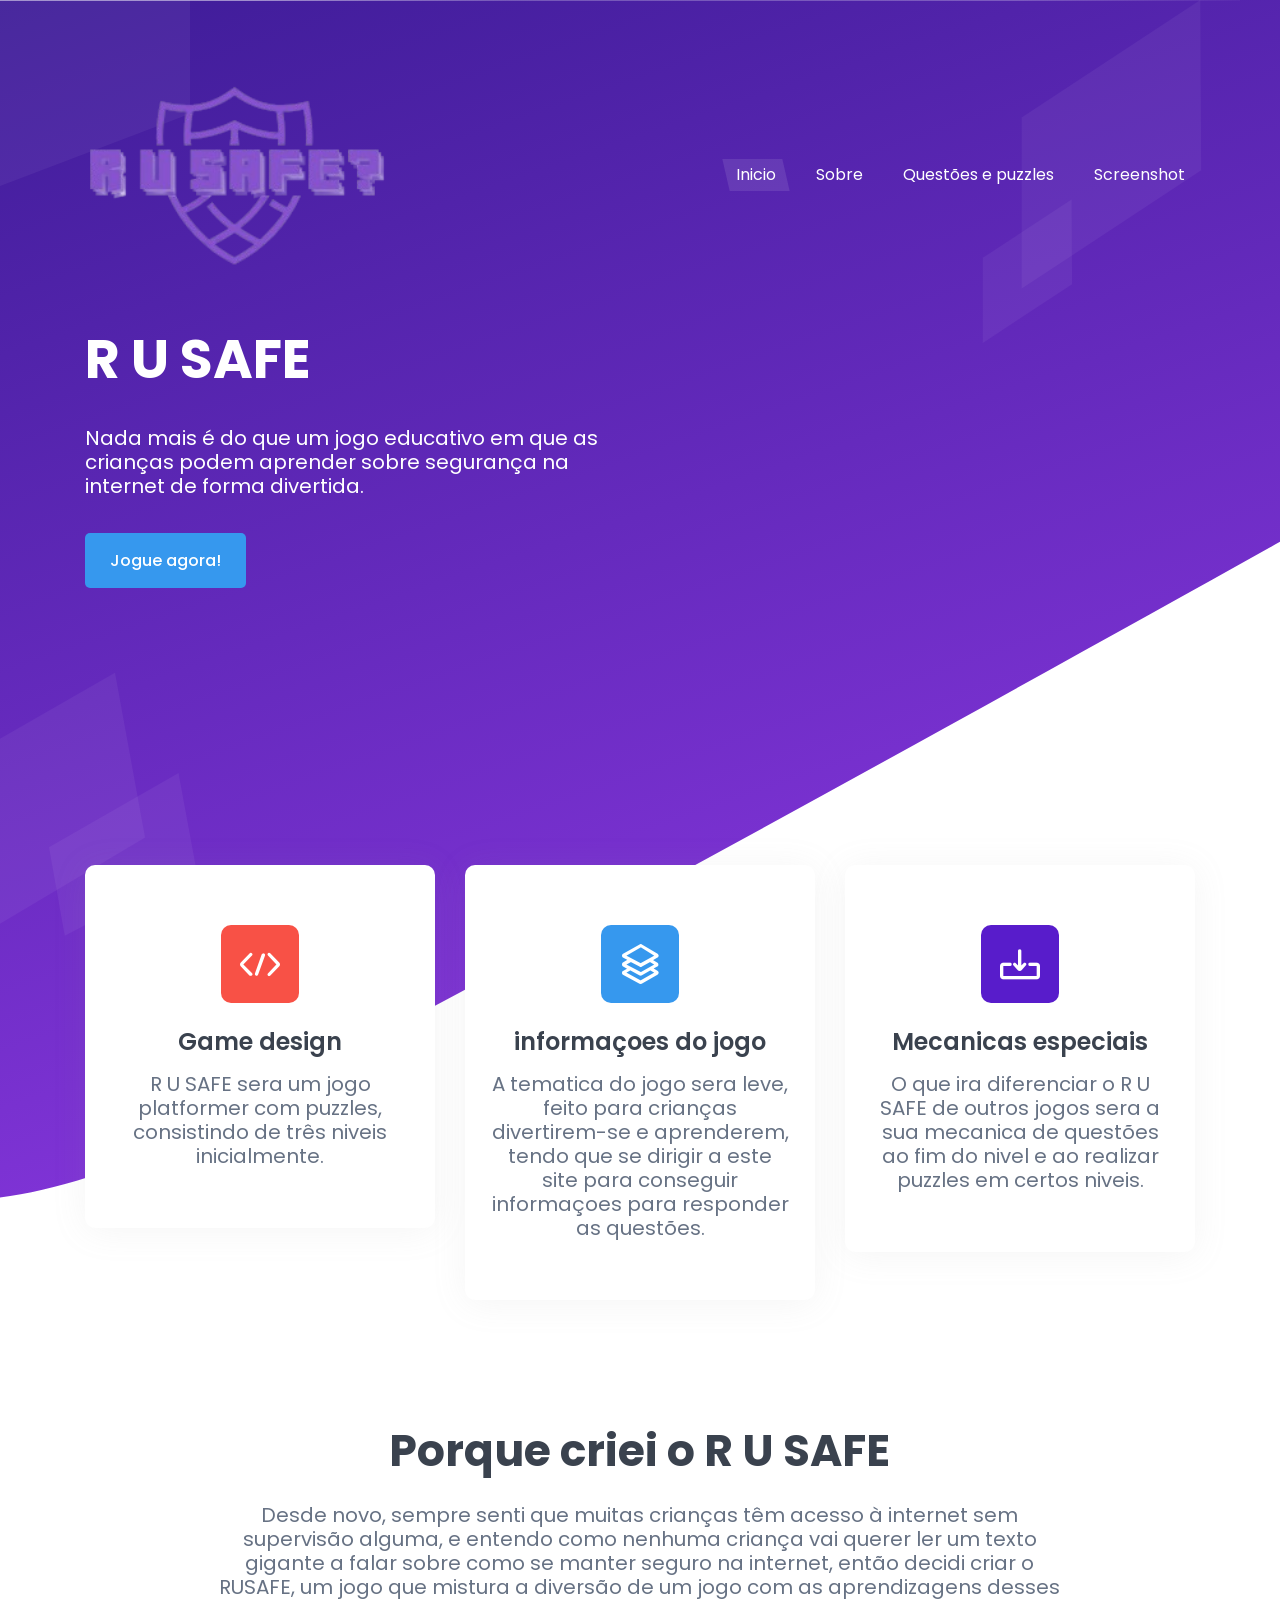
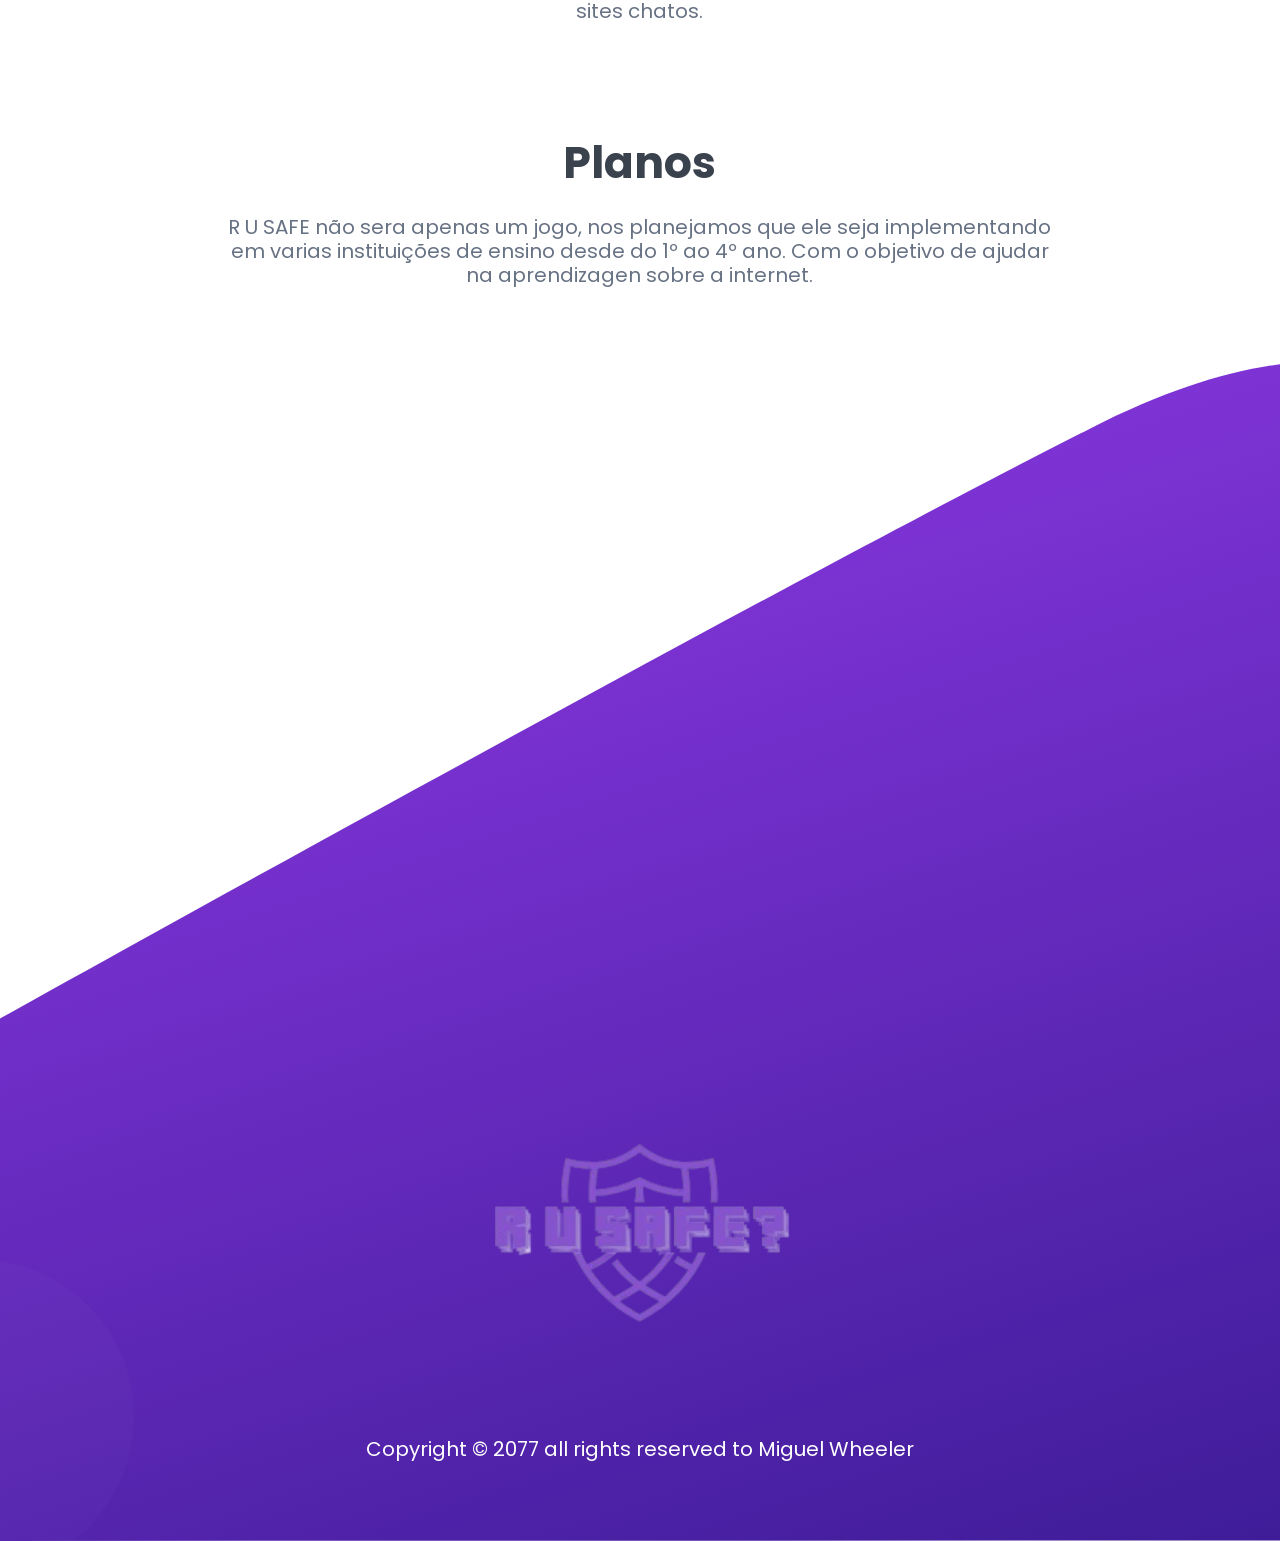
<file: index.html>
<!doctype html>
<html class="no-js" lang="en">

<head>
    <meta charset="utf-8">
    
    <!--====== Title ======-->
    <title>R U SAFE? - App Landing Page Template</title>
    
    <meta name="description" content="">
    <meta name="viewport" content="width=device-width, initial-scale=1">

    <!--====== Favicon Icon ======-->
    <link rel="shortcut icon" href="assets/images/favicon.png" type="image/png">
        

        
    <!--====== Animate CSS ======-->
    <link rel="stylesheet" href="assets/css/animate.css">
        

        
    <!--====== Line Icons CSS ======-->
    <link rel="stylesheet" href="assets/css/LineIcons.2.0.css">
        
    <!--====== Bootstrap CSS ======-->
    <link rel="stylesheet" href="assets/css/bootstrap.4.5.2.min.css">
    
    <!--====== Default CSS ======-->
    <link rel="stylesheet" href="assets/css/default.css">
    
    <!--====== Style CSS ======-->
    <link rel="stylesheet" href="assets/css/style.css">
    
</head>

<body>
    <!--[if IE]>
      <p class="browserupgrade">You are using an <strong>outdated</strong> browser. Please <a href="https://browsehappy.com/">upgrade your browser</a> to improve your experience and security.</p>
    <![endif]-->
    <!--====== PRELOADER PART START ======-->

    <div class="preloader">
        <div class="loader">
            <div class="ytp-spinner">
                <div class="ytp-spinner-container">
                    <div class="ytp-spinner-rotator">
                        <div class="ytp-spinner-left">
                            <div class="ytp-spinner-circle"></div>
                        </div>
                        <div class="ytp-spinner-right">
                            <div class="ytp-spinner-circle"></div>
                        </div>
                    </div>
                </div>
            </div>
        </div>
    </div>

    <!--====== PRELOADER PART ENDS ======-->
    <!--====== HEADER PART START ======-->

    <section class="header_area">
        <div class="header_navbar">
            <div class="container">
                <div class="row">
                    <div class="col-lg-12">
                        <nav class="navbar navbar-expand-lg">
                            <a class="navbar-brand" href="index.html">
                                <img src="assets/images/logo.svg" alt="Logo">
                            </a>
                            <button class="navbar-toggler" type="button" data-toggle="collapse" data-target="#navbarSupportedContent" aria-controls="navbarSupportedContent" aria-expanded="false" aria-label="Toggle navigation">
                                <span class="toggler-icon"></span>
                                <span class="toggler-icon"></span>
                                <span class="toggler-icon"></span>
                            </button>

                            <div class="collapse navbar-collapse sub-menu-bar" id="navbarSupportedContent">
                                <ul id="nav" class="navbar-nav ml-auto">
                                    <li class="nav-item active">
                                        <a class="page-scroll" href="#home">Inicio</a>
                                    </li>
                                    <li class="nav-item">
                                        <a class="page-scroll" href="#features">Sobre</a>
                                    </li>
                                    <li class="nav-item">
                                        <a href="questoes.html">Questões e puzzles</a>
                                    </li>
                                    <li class="nav-item">
                                        <a class="page-scroll" href="#screenshot">Screenshot</a>
                                    </li>
                                  
                                </ul>
                            </div> <!-- navbar collapse -->
                        </nav> <!-- navbar -->
                    </div>
                </div> <!-- row -->
            </div> <!-- container -->
        </div> <!-- header navbar -->

        <div id="home" class="header_hero d-lg-flex align-items-center">
            <img class="shape shape-1" src="assets/images/shape-1.svg" alt="shape">
            <img class="shape shape-2" src="assets/images/shape-2.svg" alt="shape">
            <img class="shape shape-3" src="assets/images/shape-3.svg" alt="shape">

            <div class="container">
                <div class="row align-items-center">
                    <div class="col-lg-6">
                        <div class="header_hero_content mt-45">
                            <h2 class="header_title wow fadeInLeftBig" data-wow-duration="1.3s" data-wow-delay="0.2s">R U SAFE</h2>
                            <p class="wow fadeInLeftBig" data-wow-duration="1.3s" data-wow-delay="0.6s">Nada mais é do que um jogo educativo em que as crianças podem aprender sobre segurança na internet de forma divertida.</p>
                            <ul>
                                <li><a class="main-btn wow fadeInUp" data-wow-duration="1.3s" data-wow-delay="1s" href="#">Jogue agora!</a></li>
                                
                            </ul>
                        </div> <!-- header hero content -->
                    </div>
                </div> <!-- row -->

            </div> <!-- image -->
        </div> <!-- header image -->
        </div> <!-- header hero -->
    </section>

    <!--====== HEADER PART ENDS ======-->
    <!--====== FEATURES PART START ======-->

    <section id="features" class="features_area pt-35 pb-80">
        <div class="container">
            <div class="row justify-content-center">
                <div class="col-lg-4 col-md-7 col-sm-8">
                    <div class="single_features mt-30 features_1 text-center wow fadeInUp" data-wow-duration="1.3s" data-wow-delay="0.2s">
                        <div class="features_icon">
                            <i class="lni lni-code"></i>
                        </div>
                        <div class="features_content">
                            <h4 class="features_title">Game design</h4>
                            <p>R U SAFE sera um jogo platformer com puzzles, consistindo de três niveis inicialmente.</p>
                        </div>
                    </div> <!-- single featuresow -->
                </div>
                <div class="col-lg-4 col-md-7 col-sm-8">
                    <div class="single_features mt-30 features_2 text-center wow fadeInUp" data-wow-duration="1.3s" data-wow-delay="0.5s">
                        <div class="features_icon">
                            <i class="lni lni-layers"></i>
                        </div>
                        <div class="features_content">
                            <h4 class="features_title">informaçoes do jogo</h4>
                            <p>A tematica do jogo sera leve, feito para crianças divertirem-se e aprenderem, tendo que se dirigir a este site para conseguir informaçoes para responder as questões.</p>
                        </div>
                    </div> <!-- single featuresow -->
                </div>
                <div class="col-lg-4 col-md-7 col-sm-8">
                    <div class="single_features mt-30 features_3 text-center wow fadeInUp" data-wow-duration="1.3s" data-wow-delay="0.9s">
                        <div class="features_icon">
                            <i class="lni lni-exit-down"></i>
                        </div>
                        <div class="features_content">
                            <h4 class="features_title">Mecanicas especiais</h4>
                            <p>O que ira diferenciar o R U SAFE de outros jogos sera a sua mecanica de questões ao fim do nivel e ao realizar puzzles em certos niveis.</p>
                        </div>
                    </div> <!-- single featuresow -->
                </div>
            </div> <!-- row -->
        </div> <!-- container -->
    </section>

    <!--====== FEATURES PART ENDS ======-->
    <!--====== ABOUT PART START ======-->
    <div class="row justify-content-center text-center">
        <div class="col-lg-8">
            <div class="about_content mt-45 wow fadeInLeftBig" data-wow-duration="1.3s" data-wow-delay="0.5s">
                <div class="section_title">
                    <h4 class="title">Porque criei o R U SAFE</h4>
                    <p>
                        Desde novo, sempre senti que muitas crianças têm acesso à internet sem supervisão alguma,
                        e entendo como nenhuma criança vai querer ler um texto gigante a falar sobre como se manter seguro na internet,
                        então decidi criar o RUSAFE, um jogo que mistura a diversão de um jogo com as aprendizagens desses sites chatos.
                    </p>
                </div>
                
            </div>
        </div>
   <p><br><br><br><br><br><br><br><br><br><br><br><br><br></p>
    </div>
      <div class="row justify-content-center text-center">
        <div class="col-lg-8">
            <div class="about_content mt-45 wow fadeInLeftBig" data-wow-duration="1.3s" data-wow-delay="0.5s">
                <div class="section_title">
                    <h4 class="title">Planos</h4>
                    <p>
                      R U SAFE não sera apenas um jogo, nos planejamos que ele seja implementando em varias instituições de ensino desde do 1º ao 4º ano. Com o objetivo de ajudar na aprendizagen sobre a internet. 
                    </p>
                </div>
                
            </div>
        </div>
    </div>


    <!--====== ABOUT PART ENDS ======-->
    <p><br><br><br><br><br><br><br><br><br><br><br><br><br><br><br><br><br><br><br><br><br><br><br><br><br><br><br><br><br><br></p>
    <!--====== DOWNLOAD APP PART START ======-->

  

    <!--====== DOWNLOAD APP PART ENDS ======-->

    <!--====== BLOG PART ENDS ======-->
    <!--====== FOOTER PART START ======-->

    <section id="footer" class="footer_area pt-75 pb-80">
        <div class="container">
            <div class="row justify-content-center">
                <div class="col-lg-7">
                    <div class="footer_subscribe text-center">

                        <img src="assets/images/logo.svg" alt="Logo">


                    </div> <!-- footer subscribe -->

                    <div class="footer_copyright text-center mt-55">
                        <p>Copyright &copy; 2077 all rights reserved to Miguel Wheeler</a></p>
                    </div> <!-- footer copyright -->
                </div>
            </div> <!-- row -->
        </div> <!-- container -->
    </section>

    <!--====== FOOTER PART ENDS ======-->
    <!--====== BACK TOP TOP PART START ======-->

    <a href="#" class="back-to-top"><i class="lni lni-chevron-up"></i></a>

    <!--====== BACK TOP TOP PART ENDS ======-->
    <!--====== PART START ======-->
    <!--
        <section class="">
            <div class="container">
                <div class="row">
                    <div class="col-lg-">

                    </div>
                </div>
            </div>
        </section>
    -->
    <!--====== PART ENDS ======-->
    <!--====== Jquery js ======-->
    <script src="assets/js/vendor/jquery-1.12.4.min.js"></script>
    <script src="assets/js/vendor/modernizr-3.7.1.min.js"></script>

    <!--====== Bootstrap js ======-->
    <script src="assets/js/popper.min.js"></script>
    <script src="assets/js/bootstrap.4.5.2.min.js"></script>


    <!--====== Scrolling Nav js ======-->
    <script src="assets/js/jquery.easing.min.js"></script>
    <script src="assets/js/scrolling-nav.js"></script>

    <!--====== wow js ======-->
    <script src="assets/js/wow.min.js"></script>

    <!--====== Main js ======-->
    <script src="assets/js/main.js"></script>

</body>

</html>
</file>
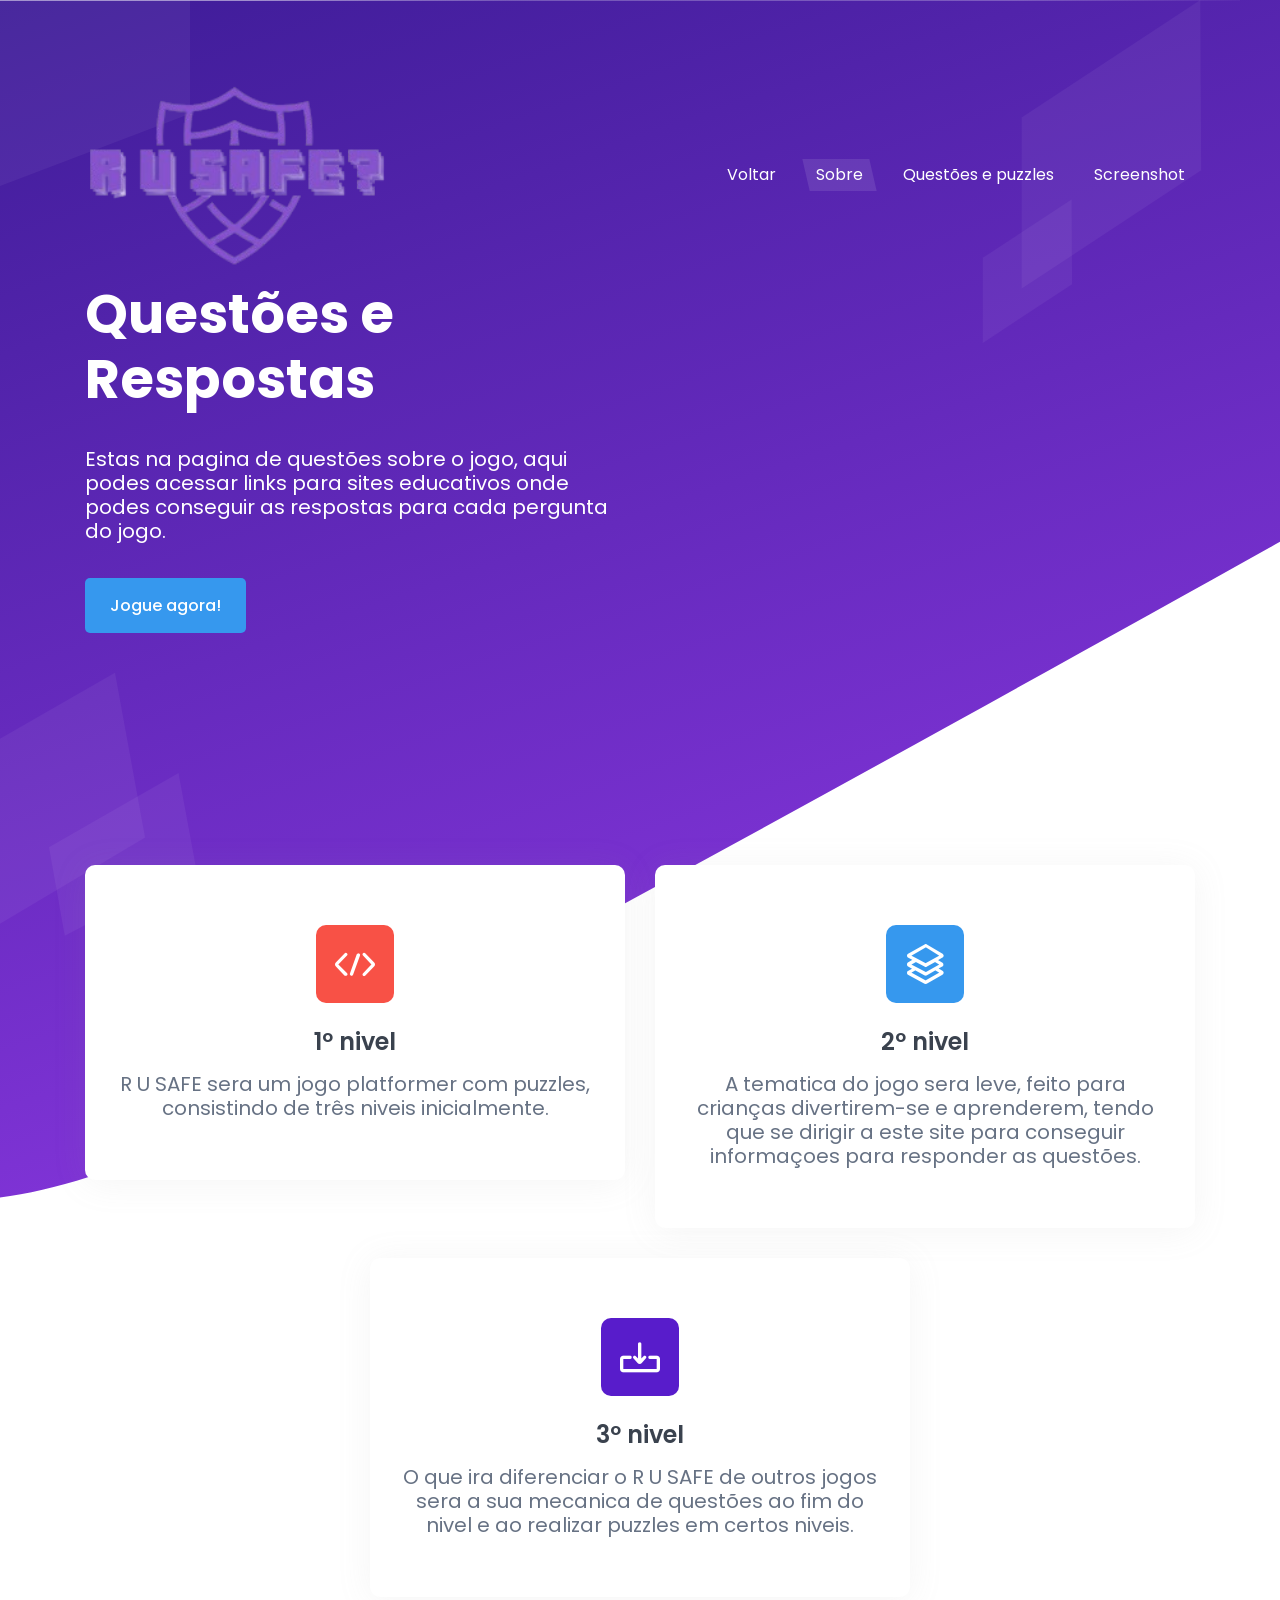
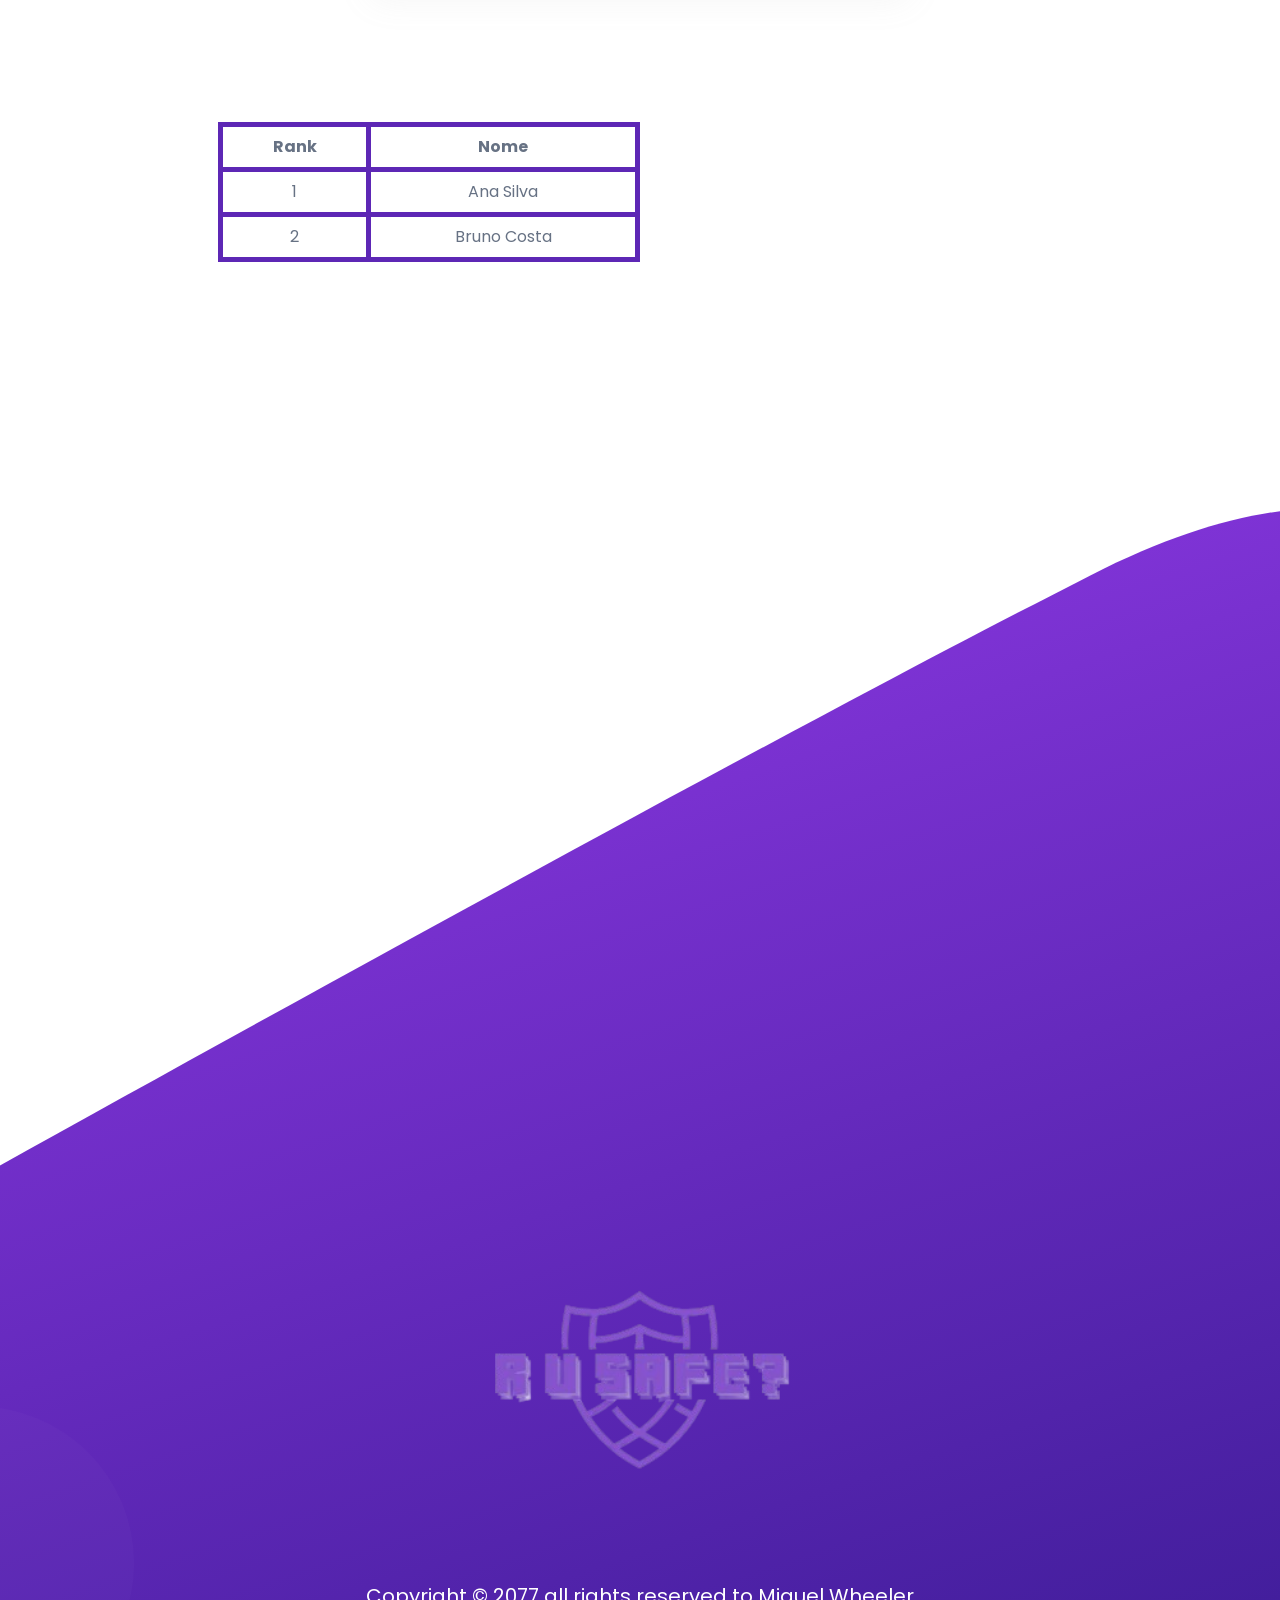
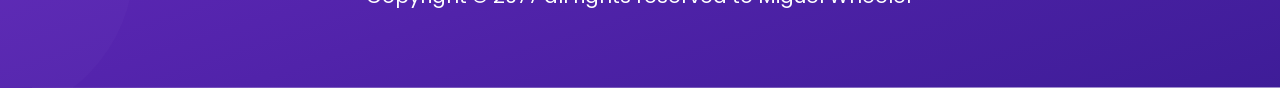
<file: questoes.html>
<!doctype html>
<html class="no-js" lang="en">

<head>
    <meta charset="utf-8">
    
    <!--====== Title ======-->
    <title>R U SAFE? - App Landing Page Template</title>
    
    <meta name="description" content="">
    <meta name="viewport" content="width=device-width, initial-scale=1">

    <!--====== Favicon Icon ======-->
    <link rel="shortcut icon" href="assets/images/favicon.png" type="image/png">
        

        
    <!--====== Animate CSS ======-->
    <link rel="stylesheet" href="assets/css/animate.css">
        

        
    <!--====== Line Icons CSS ======-->
    <link rel="stylesheet" href="assets/css/LineIcons.2.0.css">
        
    <!--====== Bootstrap CSS ======-->
    <link rel="stylesheet" href="assets/css/bootstrap.4.5.2.min.css">
    
    <!--====== Default CSS ======-->
    <link rel="stylesheet" href="assets/css/default.css">
    
    <!--====== Style CSS ======-->
    <link rel="stylesheet" href="assets/css/style.css">
    
</head>

<body>
    <!--[if IE]>
      <p class="browserupgrade">You are using an <strong>outdated</strong> browser. Please <a href="https://browsehappy.com/">upgrade your browser</a> to improve your experience and security.</p>
    <![endif]-->
    <!--====== PRELOADER PART START ======-->

    <div class="preloader">
        <div class="loader">
            <div class="ytp-spinner">
                <div class="ytp-spinner-container">
                    <div class="ytp-spinner-rotator">
                        <div class="ytp-spinner-left">
                            <div class="ytp-spinner-circle"></div>
                        </div>
                        <div class="ytp-spinner-right">
                            <div class="ytp-spinner-circle"></div>
                        </div>
                    </div>
                </div>
            </div>
        </div>
    </div>

    <!--====== PRELOADER PART ENDS ======-->
    <!--====== HEADER PART START ======-->

    <section class="header_area">
        <div class="header_navbar">
            <div class="container">
                <div class="row">
                    <div class="col-lg-12">
                        <nav class="navbar navbar-expand-lg">
                            <a class="navbar-brand" href="index.html">
                                <img src="assets/images/logo.svg" alt="Logo">
                            </a>
                            <button class="navbar-toggler" type="button" data-toggle="collapse" data-target="#navbarSupportedContent" aria-controls="navbarSupportedContent" aria-expanded="false" aria-label="Toggle navigation">
                                <span class="toggler-icon"></span>
                                <span class="toggler-icon"></span>
                                <span class="toggler-icon"></span>
                            </button>

                            <div class="collapse navbar-collapse sub-menu-bar" id="navbarSupportedContent">
                                <ul id="nav" class="navbar-nav ml-auto">
                                    <li class="nav-item active">
                                        <a href="index.html">Voltar</a>
                                    </li>
                                    <li class="nav-item">
                                        <a class="page-scroll" href="#features">Sobre</a>
                                    </li>
                                    <li class="nav-item">
                                        <a class="page-scroll" href="#about">Questões e puzzles</a>
                                    </li>
                                    <li class="nav-item">
                                        <a class="page-scroll" href="#screenshot">Screenshot</a>
                                    </li>
                                  
                                </ul>
                            </div> <!-- navbar collapse -->
                        </nav> <!-- navbar -->
                    </div>
                </div> <!-- row -->
            </div> <!-- container -->
        </div> <!-- header navbar -->

        <div id="home" class="header_hero d-lg-flex align-items-center">
            <img class="shape shape-1" src="assets/images/shape-1.svg" alt="shape">
            <img class="shape shape-2" src="assets/images/shape-2.svg" alt="shape">
            <img class="shape shape-3" src="assets/images/shape-3.svg" alt="shape">

            <div class="container">
                <div class="row align-items-center">
                    <div class="col-lg-6">
                        <div class="header_hero_content mt-45">
                            <h2 class="header_title wow fadeInLeftBig" data-wow-duration="1.3s" data-wow-delay="0.2s">Questões e Respostas</h2>
                            <p class="wow fadeInLeftBig" data-wow-duration="1.3s" data-wow-delay="0.6s">Estas na pagina de questões sobre o jogo, aqui podes acessar links para sites educativos onde podes conseguir as respostas para cada pergunta do jogo.</p>
                            <ul>
                                <li><a class="main-btn wow fadeInUp" data-wow-duration="1.3s" data-wow-delay="1s" href="#">Jogue agora!</a></li>
                                
                            </ul>
                        </div> <!-- header hero content -->
                    </div>
                </div> <!-- row -->

            </div> <!-- image -->
        </div> <!-- header image -->
        </div> <!-- header hero -->
    </section>

    <!--====== HEADER PART ENDS ======-->
    <!--====== FEATURES PART START ======-->

    <section id="features" class="features_area pt-35 pb-80">
        <div class="container">
            <div class="row justify-content-center">
                <div class="col-lg-6 col-md-7 col-sm-8">
                    <div class="single_features mt-30 features_1 text-center wow fadeInUp" data-wow-duration="1.3s" data-wow-delay="0.2s">
                        <div class="features_icon">
                            <i class="lni lni-code"></i>
                        </div>
                        <div class="features_content">
                            <h4 class="features_title">1º nivel</h4>
                            <p>R U SAFE sera um jogo platformer com puzzles, consistindo de três niveis inicialmente.</p>
                        </div>
                    </div> <!-- single featuresow -->
                </div>
                <div class="col-lg-6 col-md-7 col-sm-8">
                    <div class="single_features mt-30 features_2 text-center wow fadeInUp" data-wow-duration="1.3s" data-wow-delay="0.5s">
                        <div class="features_icon">
                            <i class="lni lni-layers"></i>
                        </div>
                        <div class="features_content">
                            <h4 class="features_title">2º nivel</h4>
                            <p>A tematica do jogo sera leve, feito para crianças divertirem-se e aprenderem, tendo que se dirigir a este site para conseguir informaçoes para responder as questões.</p>
                        </div>
                    </div> <!-- single featuresow -->
                </div>
                <div class="col-lg-6 col-md-7 col-sm-8">
                    <div class="single_features mt-30 features_3 text-center wow fadeInUp" data-wow-duration="1.3s" data-wow-delay="0.9s">
                        <div class="features_icon">
                            <i class="lni lni-exit-down"></i>
                        </div>
                        <div class="features_content">
                            <h4 class="features_title">3º nivel</h4>
                            <p>O que ira diferenciar o R U SAFE de outros jogos sera a sua mecanica de questões ao fim do nivel e ao realizar puzzles em certos niveis.</p>
                        </div>
                    </div> <!-- single featuresow -->
                </div>
            </div> <!-- row -->
        </div> <!-- container -->
    </section>

    <!--====== FEATURES PART ENDS ======-->
    <!--====== ABOUT PART START ======-->
    <div class="row justify-content-center text-center">
        <div class="col-lg-8">
            <div class="about_content mt-45 wow fadeInLeftBig" data-wow-duration="1.3s" data-wow-delay="0.5s">
                <div class="section_title">
                    <table style="border-collapse: collapse; width: 50%; border: 1px solid black;">
  <thead>
    <tr>
      <th style="border: 5px solid rgb(93, 39, 181); padding: 8px;">Rank</th>
      <th style="border: 5px solid rgb(93, 39, 181); padding: 8px;">Nome</th>
    </tr>
  </thead>
  <tbody>
    <tr>
      <td style="border: 5px solid rgb(93, 39, 181); padding: 8px;">1</td>
      <td style="border: 5px solid rgb(93, 39, 181); padding: 8px;">Ana Silva</td>
    </tr>
    <tr>
      <td style="border: 5px solid rgb(93, 39, 181); padding: 8px;">2</td>
      <td style="border: 5px solid rgb(93, 39, 181); padding: 8px;">Bruno Costa</td>
    </tr>
  </tbody>
</table>

                    <!--<h4 class="title">Porque criei o R U SAFE</h4>
                    <p>
                        Desde novo, sempre senti que muitas crianças têm acesso à internet sem supervisão alguma,
                        e entendo como nenhuma criança vai querer ler um texto gigante a falar sobre como se manter seguro na internet,
                        então decidi criar o RUSAFE, um jogo que mistura a diversão de um jogo com as aprendizagens desses sites chatos.
                    </p> -->
                </div>
                
            </div>
        </div>
   <p><br><br><br><br><br><br><br><br><br><br><br><br><br></p>
    </div>
      <div class="row justify-content-center text-center">
        <div class="col-lg-8">
            <div class="about_content mt-45 wow fadeInLeftBig" data-wow-duration="1.3s" data-wow-delay="0.5s">
                <div class="section_title">
                    <!--<h4 class="title">Planos</h4>
                    <p>
                      R U SAFE não sera apenas um jogo, nos planejamos que ele seja implementando em varias instituições de ensino desde do 1º ao 4º ano. Com o objetivo de ajudar na aprendizagen sobre a internet. 
                    </p>-->
                </div>
                
            </div>
        </div>
    </div>


    <!--====== ABOUT PART ENDS ======-->
    <p><br><br><br><br><br><br><br><br><br><br><br><br><br><br><br><br><br><br><br><br><br><br><br><br><br><br><br><br><br><br></p>
    <!--====== DOWNLOAD APP PART START ======-->

  

    <!--====== DOWNLOAD APP PART ENDS ======-->

    <!--====== BLOG PART ENDS ======-->
    <!--====== FOOTER PART START ======-->

    <section id="footer" class="footer_area pt-75 pb-80">
        <div class="container">
            <div class="row justify-content-center">
                <div class="col-lg-7">
                    <div class="footer_subscribe text-center">

                        <img src="assets/images/logo.svg" alt="Logo">


                    </div> <!-- footer subscribe -->

                    <div class="footer_copyright text-center mt-55">
                        <p>Copyright &copy; 2077 all rights reserved to Miguel Wheeler</a></p>
                    </div> <!-- footer copyright -->
                </div>
            </div> <!-- row -->
        </div> <!-- container -->
    </section>

    <!--====== FOOTER PART ENDS ======-->
    <!--====== BACK TOP TOP PART START ======-->

    <a href="#" class="back-to-top"><i class="lni lni-chevron-up"></i></a>

    <!--====== BACK TOP TOP PART ENDS ======-->
    <!--====== PART START ======-->
    <!--
        <section class="">
            <div class="container">
                <div class="row">
                    <div class="col-lg-">

                    </div>
                </div>
            </div>
        </section>
    -->
    <!--====== PART ENDS ======-->
    <!--====== Jquery js ======-->
    <script src="assets/js/vendor/jquery-1.12.4.min.js"></script>
    <script src="assets/js/vendor/modernizr-3.7.1.min.js"></script>

    <!--====== Bootstrap js ======-->
    <script src="assets/js/popper.min.js"></script>
    <script src="assets/js/bootstrap.4.5.2.min.js"></script>


    <!--====== Scrolling Nav js ======-->
    <script src="assets/js/jquery.easing.min.js"></script>
    <script src="assets/js/scrolling-nav.js"></script>

    <!--====== wow js ======-->
    <script src="assets/js/wow.min.js"></script>

    <!--====== Main js ======-->
    <script src="assets/js/main.js"></script>

</body>

</html>
</file>
<file: assets/css/default.css>
/* Deafult Margin & Padding */
/*-- Margin Top --*/
.mt-5 {
	margin-top: 5px;
}
.mt-10 {
	margin-top: 10px;
}
.mt-15 {
	margin-top: 15px;
}
.mt-20 {
	margin-top: 20px;
}
.mt-25 {
	margin-top: 25px;
}
.mt-30 {
	margin-top: 30px;
}
.mt-35 {
	margin-top: 35px;
}
.mt-40 {
	margin-top: 40px;
}
.mt-45 {
	margin-top: 45px;
}
.mt-50 {
	margin-top: 50px;
}
.mt-55 {
	margin-top: 55px;
}
.mt-60 {
	margin-top: 60px;
}
.mt-65 {
	margin-top: 65px;
}
.mt-70 {
	margin-top: 70px;
}
.mt-75 {
	margin-top: 75px;
}
.mt-80 {
	margin-top: 80px;
}
.mt-85 {
	margin-top: 85px;
}
.mt-90 {
	margin-top: 90px;
}
.mt-95 {
	margin-top: 95px;
}
.mt-100 {
	margin-top: 100px;
}
.mt-105 {
	margin-top: 105px;
}
.mt-110 {
	margin-top: 110px;
}
.mt-115 {
	margin-top: 115px;
}
.mt-120 {
	margin-top: 120px;
}
.mt-125 {
	margin-top: 125px;
}
.mt-130 {
	margin-top: 130px;
}
.mt-135 {
	margin-top: 135px;
}
.mt-140 {
	margin-top: 140px;
}
.mt-145 {
	margin-top: 145px;
}
.mt-150 {
	margin-top: 150px;
}
.mt-155 {
	margin-top: 155px;
}
.mt-160 {
	margin-top: 160px;
}
.mt-165 {
	margin-top: 165px;
}
.mt-170 {
	margin-top: 170px;
}
.mt-175 {
	margin-top: 175px;
}
.mt-180 {
	margin-top: 180px;
}
.mt-185 {
	margin-top: 185px;
}
.mt-190 {
	margin-top: 190px;
}
.mt-195 {
	margin-top: 195px;
}
.mt-200 {
	margin-top: 200px;
}
/*-- Margin Bottom --*/

.mb-5 {
	margin-bottom: 5px;
}
.mb-10 {
	margin-bottom: 10px;
}
.mb-15 {
	margin-bottom: 15px;
}
.mb-20 {
	margin-bottom: 20px;
}
.mb-25 {
	margin-bottom: 25px;
}
.mb-30 {
	margin-bottom: 30px;
}
.mb-35 {
	margin-bottom: 35px;
}
.mb-40 {
	margin-bottom: 40px;
}
.mb-45 {
	margin-bottom: 45px;
}
.mb-50 {
	margin-bottom: 50px;
}
.mb-55 {
	margin-bottom: 55px;
}
.mb-60 {
	margin-bottom: 60px;
}
.mb-65 {
	margin-bottom: 65px;
}
.mb-70 {
	margin-bottom: 70px;
}
.mb-75 {
	margin-bottom: 75px;
}
.mb-80 {
	margin-bottom: 80px;
}
.mb-85 {
	margin-bottom: 85px;
}
.mb-90 {
	margin-bottom: 90px;
}
.mb-95 {
	margin-bottom: 95px;
}
.mb-100 {
	margin-bottom: 100px;
}
.mb-105 {
	margin-bottom: 105px;
}
.mb-110 {
	margin-bottom: 110px;
}
.mb-115 {
	margin-bottom: 115px;
}
.mb-120 {
	margin-bottom: 120px;
}
.mb-125 {
	margin-bottom: 125px;
}
.mb-130 {
	margin-bottom: 130px;
}
.mb-135 {
	margin-bottom: 135px;
}
.mb-140 {
	margin-bottom: 140px;
}
.mb-145 {
	margin-bottom: 145px;
}
.mb-150 {
	margin-bottom: 150px;
}
.mb-155 {
	margin-bottom: 155px;
}
.mb-160 {
	margin-bottom: 160px;
}
.mb-165 {
	margin-bottom: 165px;
}
.mb-170 {
	margin-bottom: 170px;
}
.mb-175 {
	margin-bottom: 175px;
}
.mb-180 {
	margin-bottom: 180px;
}
.mb-185 {
	margin-bottom: 185px;
}
.mb-190 {
	margin-bottom: 190px;
}
.mb-195 {
	margin-bottom: 195px;
}
.mb-200 {
	margin-bottom: 200px;
}
/*-- margin left --*/
.ml-5 {
	margin-left: 5px;
}
.ml-10 {
	margin-left: 10px;
}
.ml-15 {
	margin-left: 15px;
}
.ml-20 {
	margin-left: 20px;
}
.ml-25 {
	margin-left: 25px;
}
.ml-30 {
	margin-left: 30px;
}
.ml-35 {
	margin-left: 35px;
}
.ml-40 {
	margin-left: 40px;
}
.ml-45 {
	margin-left: 45px;
}
.ml-50 {
	margin-left: 50px;
}
.ml-55 {
	margin-left: 55px;
}
.ml-60 {
	margin-left: 60px;
}
.ml-65 {
	margin-left: 65px;
}
.ml-70 {
	margin-left: 70px;
}
.ml-75 {
	margin-left: 75px;
}
.ml-80 {
	margin-left: 80px;
}
.ml-85 {
	margin-left: 85px;
}
.ml-90 {
	margin-left: 90px;
}
.ml-95 {
	margin-left: 95px;
}
.ml-100 {
	margin-left: 100px;
}
.ml-105 {
	margin-left: 105px;
}
.ml-110 {
	margin-left: 110px;
}
.ml-115 {
	margin-left: 115px;
}
.ml-120 {
	margin-left: 120px;
}
.ml-125 {
	margin-left: 125px;
}
.ml-130 {
	margin-left: 130px;
}
.ml-135 {
	margin-left: 135px;
}
.ml-140 {
	margin-left: 140px;
}
.ml-145 {
	margin-left: 145px;
}
.ml-150 {
	margin-left: 150px;
}
.ml-155 {
	margin-left: 155px;
}
.ml-160 {
	margin-left: 160px;
}
.ml-165 {
	margin-left: 165px;
}
.ml-170 {
	margin-left: 170px;
}
.ml-175 {
	margin-left: 175px;
}
.ml-180 {
	margin-left: 180px;
}
.ml-185 {
	margin-left: 185px;
}
.ml-190 {
	margin-left: 190px;
}
.ml-195 {
	margin-left: 195px;
}
.ml-200 {
	margin-left: 200px;
}
/*-- margin right --*/
.mr-5 {
	margin-right: 5px;
}
.mr-10 {
	margin-right: 10px;
}
.mr-15 {
	margin-right: 15px;
}
.mr-20 {
	margin-right: 20px;
}
.mr-25 {
	margin-right: 25px;
}
.mr-30 {
	margin-right: 30px;
}
.mr-35 {
	margin-right: 35px;
}
.mr-40 {
	margin-right: 40px;
}
.mr-45 {
	margin-right: 45px;
}
.mr-50 {
	margin-right: 50px;
}
.mr-55 {
	margin-right: 55px;
}
.mr-60 {
	margin-right: 60px;
}
.mr-65 {
	margin-right: 65px;
}
.mr-70 {
	margin-right: 70px;
}
.mr-75 {
	margin-right: 75px;
}
.mr-80 {
	margin-right: 80px;
}
.mr-85 {
	margin-right: 85px;
}
.mr-90 {
	margin-right: 90px;
}
.mr-95 {
	margin-right: 95px;
}
.mr-100 {
	margin-right: 100px;
}
.mr-105 {
	margin-right: 105px;
}
.mr-110 {
	margin-right: 110px;
}
.mr-115 {
	margin-right: 115px;
}
.mr-120 {
	margin-right: 120px;
}
.mr-125 {
	margin-right: 125px;
}
.mr-130 {
	margin-right: 130px;
}
.mr-135 {
	margin-right: 135px;
}
.mr-140 {
	margin-right: 140px;
}
.mr-145 {
	margin-right: 145px;
}
.mr-150 {
	margin-right: 150px;
}
.mr-155 {
	margin-right: 155px;
}
.mr-160 {
	margin-right: 160px;
}
.mr-165 {
	margin-right: 165px;
}
.mr-170 {
	margin-right: 170px;
}
.mr-175 {
	margin-right: 175px;
}
.mr-180 {
	margin-right: 180px;
}
.mr-185 {
	margin-right: 185px;
}
.mr-190 {
	margin-right: 190px;
}
.mr-195 {
	margin-right: 195px;
}
.mr-200 {
	margin-right: 200px;
}


/*-- Padding Top --*/

.pt-5 {
	padding-top: 5px;
}
.pt-10 {
	padding-top: 10px;
}
.pt-15 {
	padding-top: 15px;
}
.pt-20 {
	padding-top: 20px;
}
.pt-25 {
	padding-top: 25px;
}
.pt-30 {
	padding-top: 30px;
}
.pt-35 {
	padding-top: 35px;
}
.pt-40 {
	padding-top: 40px;
}
.pt-45 {
	padding-top: 45px;
}
.pt-50 {
	padding-top: 50px;
}
.pt-55 {
	padding-top: 55px;
}
.pt-60 {
	padding-top: 60px;
}
.pt-65 {
	padding-top: 65px;
}
.pt-70 {
	padding-top: 70px;
}
.pt-75 {
	padding-top: 75px;
}
.pt-80 {
	padding-top: 80px;
}
.pt-85 {
	padding-top: 85px;
}
.pt-90 {
	padding-top: 90px;
}
.pt-95 {
	padding-top: 95px;
}
.pt-100 {
	padding-top: 100px;
}
.pt-105 {
	padding-top: 105px;
}
.pt-110 {
	padding-top: 110px;
}
.pt-115 {
	padding-top: 115px;
}
.pt-120 {
	padding-top: 120px;
}
.pt-125 {
	padding-top: 125px;
}
.pt-130 {
	padding-top: 130px;
}
.pt-135 {
	padding-top: 135px;
}
.pt-140 {
	padding-top: 140px;
}
.pt-145 {
	padding-top: 145px;
}
.pt-150 {
	padding-top: 150px;
}
.pt-155 {
	padding-top: 155px;
}
.pt-160 {
	padding-top: 160px;
}
.pt-165 {
	padding-top: 165px;
}
.pt-170 {
	padding-top: 170px;
}
.pt-175 {
	padding-top: 175px;
}
.pt-180 {
	padding-top: 180px;
}
.pt-185 {
	padding-top: 185px;
}
.pt-190 {
	padding-top: 190px;
}
.pt-195 {
	padding-top: 195px;
}
.pt-200 {
	padding-top: 200px;
}
/*-- Padding Bottom --*/

.pb-5 {
	padding-bottom: 5px;
}
.pb-10 {
	padding-bottom: 10px;
}
.pb-15 {
	padding-bottom: 15px;
}
.pb-20 {
	padding-bottom: 20px;
}
.pb-25 {
	padding-bottom: 25px;
}
.pb-30 {
	padding-bottom: 30px;
}
.pb-35 {
	padding-bottom: 35px;
}
.pb-40 {
	padding-bottom: 40px;
}
.pb-45 {
	padding-bottom: 45px;
}
.pb-50 {
	padding-bottom: 50px;
}
.pb-55 {
	padding-bottom: 55px;
}
.pb-60 {
	padding-bottom: 60px;
}
.pb-65 {
	padding-bottom: 65px;
}
.pb-70 {
	padding-bottom: 70px;
}
.pb-75 {
	padding-bottom: 75px;
}
.pb-80 {
	padding-bottom: 80px;
}
.pb-85 {
	padding-bottom: 85px;
}
.pb-90 {
	padding-bottom: 90px;
}
.pb-95 {
	padding-bottom: 95px;
}
.pb-100 {
	padding-bottom: 100px;
}
.pb-105 {
	padding-bottom: 105px;
}
.pb-110 {
	padding-bottom: 110px;
}
.pb-115 {
	padding-bottom: 115px;
}
.pb-120 {
	padding-bottom: 120px;
}
.pb-125 {
	padding-bottom: 125px;
}
.pb-130 {
	padding-bottom: 130px;
}
.pb-135 {
	padding-bottom: 135px;
}
.pb-140 {
	padding-bottom: 140px;
}
.pb-145 {
	padding-bottom: 145px;
}
.pb-150 {
	padding-bottom: 150px;
}
.pb-155 {
	padding-bottom: 155px;
}
.pb-160 {
	padding-bottom: 160px;
}
.pb-165 {
	padding-bottom: 165px;
}
.pb-170 {
	padding-bottom: 170px;
}
.pb-175 {
	padding-bottom: 175px;
}
.pb-180 {
	padding-bottom: 180px;
}
.pb-185 {
	padding-bottom: 185px;
}
.pb-190 {
	padding-bottom: 190px;
}
.pb-195 {
	padding-bottom: 195px;
}
.pb-200 {
	padding-bottom: 200px;
}

/*-- Padding left --*/

.pl-0 {
	padding-left: 0px;
}
.pl-5 {
	padding-left: 5px;
}
.pl-10 {
	padding-left: 10px;
}
.pl-15 {
	padding-left: 15px;
}
.pl-20 {
	padding-left: 20px;
}
.pl-25 {
	padding-left: 25px;
}
.pl-30 {
	padding-left: 30px;
}
.pl-35 {
	padding-left: 35px;
}
.pl-40 {
	padding-left: 40px;
}
.pl-45 {
	padding-left: 45px;
}
.pl-50 {
	padding-left: 50px;
}
.pl-55 {
	padding-left: 55px;
}
.pl-60 {
	padding-left: 60px;
}
.pl-65 {
	padding-left: 65px;
}
.pl-70 {
	padding-left: 70px;
}
.pl-75 {
	padding-left: 75px;
}
.pl-80 {
	padding-left: 80px;
}
.pl-85 {
	padding-left: 85px;
}
.pl-90 {
	padding-left: 90px;
}
.pl-100 {
	padding-left: 100px;
}
.pl-105 {
	padding-left: 105px;
}
.pl-110 {
	padding-left: 110px;
}
.pl-115 {
	padding-left: 115px;
}
.pl-120 {
	padding-left: 120px;
}
.pl-125 {
	padding-left: 125px;
}
/*-- Padding right --*/

.pr-0 {
	padding-right: 0px;
}
.pr-5 {
	padding-right: 5px;
}
.pr-10 {
	padding-right: 10px;
}
.pr-15 {
	padding-right: 15px;
}
.pr-20 {
	padding-right: 20px;
}
.pr-25 {
	padding-right: 25px;
}
.pr-30 {
	padding-right: 30px;
}
.pr-35 {
	padding-right: 35px;
}
.pr-40 {
	padding-right: 40px;
}
.pr-45 {
	padding-right: 45px;
}
.pr-50 {
	padding-right: 50px;
}
.pr-55 {
	padding-right: 55px;
}
.pr-60 {
	padding-right: 60px;
}
.pr-65 {
	padding-right: 65px;
}
.pr-70 {
	padding-right: 70px;
}
.pr-75 {
	padding-right: 75px;
}
.pr-80 {
	padding-right: 80px;
}
.pr-85 {
	padding-right: 85px;
}
.pr-90 {
	padding-right: 90px;
}
.pr-95 {
	padding-right: 95px;
}
.pr-100 {
	padding-right: 100px;
}
.pr-105 {
	padding-right: 105px;
}
/* Background Color */

.gray-bg {
	background: #f6f6f6;
}
.white-bg {
	background: #fff;
}
.black-bg {
	background: #222;
}
/* Color */

.white {
	color: #fff;
}
.black {
	color: #222;
}
/* black overlay */

[data-overlay] {
	position: relative;
}
[data-overlay]::before {
	background: #000 none repeat scroll 0 0;
	content: "";
	height: 100%;
	left: 0;
	position: absolute;
	top: 0;
	width: 100%;
	z-index: 1;
}
[data-overlay="3"]::before {
	opacity: 0.3;
}
[data-overlay="4"]::before {
	opacity: 0.4;
}
[data-overlay="5"]::before {
	opacity: 0.5;
}
[data-overlay="6"]::before {
	opacity: 0.6;
}
[data-overlay="7"]::before {
	opacity: 0.7;
}
[data-overlay="8"]::before {
	opacity: 0.8;
}
[data-overlay="9"]::before {
	opacity: 0.9;
}
</file>
<file: assets/css/style.css>
/*-----------------------------------------------------------------------------------

    Template Name: Advanced App Landing Page Template
    Author: UIdeck
    Version: 1.0

-----------------------------------------------------------------------------------

    CSS INDEX
    ===================

    01. Theme default CSS
	02. Header
    03. Hero
	04. Footer

-----------------------------------------------------------------------------------*/
/*===========================
      01.COMMON css 
===========================*/
@import url("https://fonts.googleapis.com/css?family=Poppins:300,400,500,600,700&display=swap");
body {
  font-family: "Poppins", sans-serif;
  font-weight: normal;
  font-style: normal;
  color: #677284;
}

* {
  margin: 0;
  padding: 0;
  -webkit-box-sizing: border-box;
  box-sizing: border-box;
}

img {
  max-width: 100%;
}

a:focus,
input:focus,
textarea:focus,
button:focus {
  text-decoration: none;
  outline: none;
}

a:focus,
a:hover {
  text-decoration: none;
}

i,
span,
a {
  display: inline-block;
}

audio,
canvas,
iframe,
img,
svg,
video {
  vertical-align: middle;
}

h1,
h2,
h3,
h4,
h5,
h6 {
  font-family: "Poppins", sans-serif;
  font-weight: 700;
  color: #3A424E;
  margin: 0px;
}

h1 {
  font-size: 48px;
}

h2 {
  font-size: 36px;
}

h3 {
  font-size: 28px;
}

h4 {
  font-size: 22px;
}

h5 {
  font-size: 18px;
}

h6 {
  font-size: 16px;
}

ul, ol {
  margin: 0px;
  padding: 0px;
  list-style-type: none;
}

p {
  font-size: 20px;
  font-weight: 400;
  line-height: 24px;
  color: #677284;
  margin: 0px;
}

.bg_cover {
  background-position: center center;
  background-size: cover;
  background-repeat: no-repeat;
  width: 100%;
  height: 100%;
}

/*===== All Button Style =====*/
.main-btn {
  display: inline-block;
  font-weight: 500;
  text-align: center;
  white-space: nowrap;
  vertical-align: middle;
  -webkit-user-select: none;
  -moz-user-select: none;
  -ms-user-select: none;
  user-select: none;
  border: 0;
  padding: 0 25px;
  font-size: 16px;
  height: 55px;
  line-height: 55px;
  border-radius: 5px;
  color: #fff;
  cursor: pointer;
  z-index: 5;
  -webkit-transition: all 0.4s ease-out 0s;
  transition: all 0.4s ease-out 0s;
  background-color: #3698EE;
}

@media (max-width: 767px) {
  .main-btn {
    padding: 0 15px;
    height: 45px;
    line-height: 45px;
    font-size: 14px;
  }
}

.main-btn:hover {
  background-color: rgba(54, 152, 238, 0.8);
  color: #fff;
  -webkit-box-shadow: 0 5px 15px rgba(0, 0, 0, 0.2);
  box-shadow: 0 5px 15px rgba(0, 0, 0, 0.2);
}

.main-btn.main-btn-2 {
  background-color: transparent;
  color: #fff;
  border: 2px solid #fff;
  line-height: 53px;
}

@media (max-width: 767px) {
  .main-btn.main-btn-2 {
    line-height: 41px;
  }
}

.main-btn.main-btn-2:hover {
  -webkit-box-shadow: 0 5px 15px rgba(0, 0, 0, 0.2);
  box-shadow: 0 5px 15px rgba(0, 0, 0, 0.2);
}

/*===== All Section Title Style =====*/
.section_title .title {
  font-size: 44px;
  font-weight: 700;
}

@media (max-width: 767px) {
  .section_title .title {
    font-size: 32px;
  }
}

.section_title p {
  margin-top: 25px;
}

/*===== All Slick Slide Outline Style =====*/
.slick-slide {
  outline: 0;
}

/*===== All Preloader Style =====*/
.preloader {
  /* Body Overlay */
  position: fixed;
  top: 0;
  left: 0;
  display: table;
  height: 100%;
  width: 100%;
  /* Change Background Color */
  background: #fff;
  z-index: 99999;
}

.preloader .loader {
  display: table-cell;
  vertical-align: middle;
  text-align: center;
}

.preloader .loader .ytp-spinner {
  position: absolute;
  left: 50%;
  top: 50%;
  width: 64px;
  margin-left: -32px;
  z-index: 18;
  pointer-events: none;
}

.preloader .loader .ytp-spinner .ytp-spinner-container {
  pointer-events: none;
  position: absolute;
  width: 100%;
  padding-bottom: 100%;
  top: 50%;
  left: 50%;
  margin-top: -50%;
  margin-left: -50%;
  -webkit-animation: ytp-spinner-linspin 1568.2353ms linear infinite;
  animation: ytp-spinner-linspin 1568.2353ms linear infinite;
}

.preloader .loader .ytp-spinner .ytp-spinner-container .ytp-spinner-rotator {
  position: absolute;
  width: 100%;
  height: 100%;
  -webkit-animation: ytp-spinner-easespin 5332ms cubic-bezier(0.4, 0, 0.2, 1) infinite both;
  animation: ytp-spinner-easespin 5332ms cubic-bezier(0.4, 0, 0.2, 1) infinite both;
}

.preloader .loader .ytp-spinner .ytp-spinner-container .ytp-spinner-rotator .ytp-spinner-left {
  position: absolute;
  top: 0;
  left: 0;
  bottom: 0;
  overflow: hidden;
  right: 50%;
}

.preloader .loader .ytp-spinner .ytp-spinner-container .ytp-spinner-rotator .ytp-spinner-right {
  position: absolute;
  top: 0;
  right: 0;
  bottom: 0;
  overflow: hidden;
  left: 50%;
}

.preloader .loader .ytp-spinner-circle {
  -webkit-box-sizing: border-box;
          box-sizing: border-box;
  position: absolute;
  width: 200%;
  height: 100%;
  border-style: solid;
  /* Spinner Color */
  border-color: #3698EE #3698EE #F7F8F9;
  border-radius: 50%;
  border-width: 6px;
}

.preloader .loader .ytp-spinner-left .ytp-spinner-circle {
  left: 0;
  right: -100%;
  border-right-color: #F7F8F9;
  -webkit-animation: ytp-spinner-left-spin 1333ms cubic-bezier(0.4, 0, 0.2, 1) infinite both;
  animation: ytp-spinner-left-spin 1333ms cubic-bezier(0.4, 0, 0.2, 1) infinite both;
}

.preloader .loader .ytp-spinner-right .ytp-spinner-circle {
  left: -100%;
  right: 0;
  border-left-color: #F7F8F9;
  -webkit-animation: ytp-right-spin 1333ms cubic-bezier(0.4, 0, 0.2, 1) infinite both;
  animation: ytp-right-spin 1333ms cubic-bezier(0.4, 0, 0.2, 1) infinite both;
}

/* Preloader Animations */
@-webkit-keyframes ytp-spinner-linspin {
  to {
    -webkit-transform: rotate(360deg);
    transform: rotate(360deg);
  }
}

@keyframes ytp-spinner-linspin {
  to {
    -webkit-transform: rotate(360deg);
    transform: rotate(360deg);
  }
}

@-webkit-keyframes ytp-spinner-easespin {
  12.5% {
    -webkit-transform: rotate(135deg);
    transform: rotate(135deg);
  }
  25% {
    -webkit-transform: rotate(270deg);
    transform: rotate(270deg);
  }
  37.5% {
    -webkit-transform: rotate(405deg);
    transform: rotate(405deg);
  }
  50% {
    -webkit-transform: rotate(540deg);
    transform: rotate(540deg);
  }
  62.5% {
    -webkit-transform: rotate(675deg);
    transform: rotate(675deg);
  }
  75% {
    -webkit-transform: rotate(810deg);
    transform: rotate(810deg);
  }
  87.5% {
    -webkit-transform: rotate(945deg);
    transform: rotate(945deg);
  }
  to {
    -webkit-transform: rotate(1080deg);
    transform: rotate(1080deg);
  }
}

@keyframes ytp-spinner-easespin {
  12.5% {
    -webkit-transform: rotate(135deg);
    transform: rotate(135deg);
  }
  25% {
    -webkit-transform: rotate(270deg);
    transform: rotate(270deg);
  }
  37.5% {
    -webkit-transform: rotate(405deg);
    transform: rotate(405deg);
  }
  50% {
    -webkit-transform: rotate(540deg);
    transform: rotate(540deg);
  }
  62.5% {
    -webkit-transform: rotate(675deg);
    transform: rotate(675deg);
  }
  75% {
    -webkit-transform: rotate(810deg);
    transform: rotate(810deg);
  }
  87.5% {
    -webkit-transform: rotate(945deg);
    transform: rotate(945deg);
  }
  to {
    -webkit-transform: rotate(1080deg);
    transform: rotate(1080deg);
  }
}

@-webkit-keyframes ytp-spinner-left-spin {
  0% {
    -webkit-transform: rotate(130deg);
    transform: rotate(130deg);
  }
  50% {
    -webkit-transform: rotate(-5deg);
    transform: rotate(-5deg);
  }
  to {
    -webkit-transform: rotate(130deg);
    transform: rotate(130deg);
  }
}

@keyframes ytp-spinner-left-spin {
  0% {
    -webkit-transform: rotate(130deg);
    transform: rotate(130deg);
  }
  50% {
    -webkit-transform: rotate(-5deg);
    transform: rotate(-5deg);
  }
  to {
    -webkit-transform: rotate(130deg);
    transform: rotate(130deg);
  }
}

@-webkit-keyframes ytp-right-spin {
  0% {
    -webkit-transform: rotate(-130deg);
    transform: rotate(-130deg);
  }
  50% {
    -webkit-transform: rotate(5deg);
    transform: rotate(5deg);
  }
  to {
    -webkit-transform: rotate(-130deg);
    transform: rotate(-130deg);
  }
}

@keyframes ytp-right-spin {
  0% {
    -webkit-transform: rotate(-130deg);
    transform: rotate(-130deg);
  }
  50% {
    -webkit-transform: rotate(5deg);
    transform: rotate(5deg);
  }
  to {
    -webkit-transform: rotate(-130deg);
    transform: rotate(-130deg);
  }
}

/*===========================
        02.HEADER css 
===========================*/
/*===== NAVBAR =====*/
.header_navbar {
  position: absolute;
  top: 0;
  left: 0;
  width: 100%;
  z-index: 99;
  -webkit-transition: all 0.3s ease-out 0s;
  transition: all 0.3s ease-out 0s;
}

.sticky {
  position: fixed;
  z-index: 999;
  background-color: #fff;
  -webkit-box-shadow: 0px 20px 50px 0px rgba(0, 0, 0, 0.05);
  box-shadow: 0px 20px 50px 0px rgba(0, 0, 0, 0.05);
  -webkit-transition: all 0.3s ease-out 0s;
  transition: all 0.3s ease-out 0s;
}

.sticky .navbar {
  padding: 10px 0;
}

.navbar {
  padding: 25px 0;
  border-radius: 5px;
  position: relative;
  -webkit-transition: all 0.3s ease-out 0s;
  transition: all 0.3s ease-out 0s;
}

.navbar-brand {
  padding: 0;
}

.navbar-toggler {
  padding: 0;
}

.navbar-toggler .toggler-icon {
  width: 30px;
  height: 2px;
  background-color: #fff;
  display: block;
  margin: 5px 0;
  position: relative;
  -webkit-transition: all 0.3s ease-out 0s;
  transition: all 0.3s ease-out 0s;
}

.navbar-toggler.active .toggler-icon:nth-of-type(1) {
  -webkit-transform: rotate(45deg);
  transform: rotate(45deg);
  top: 7px;
}

.navbar-toggler.active .toggler-icon:nth-of-type(2) {
  opacity: 0;
}

.navbar-toggler.active .toggler-icon:nth-of-type(3) {
  -webkit-transform: rotate(135deg);
  transform: rotate(135deg);
  top: -7px;
}

@media only screen and (min-width: 768px) and (max-width: 991px) {
  .navbar-collapse {
    position: absolute;
    top: 100%;
    left: 0;
    width: 100%;
    background-color: #fff;
    z-index: 9;
    -webkit-box-shadow: 0px 15px 20px 0px rgba(34, 34, 34, 0.1);
    box-shadow: 0px 15px 20px 0px rgba(34, 34, 34, 0.1);
    padding: 5px 12px;
  }
}

@media (max-width: 767px) {
  .navbar-collapse {
    position: absolute;
    top: 100%;
    left: 0;
    width: 100%;
    background-color: #fff;
    z-index: 9;
    -webkit-box-shadow: 0px 15px 20px 0px rgba(34, 34, 34, 0.1);
    box-shadow: 0px 15px 20px 0px rgba(34, 34, 34, 0.1);
    padding: 5px 12px;
  }
}

.navbar-nav .nav-item {
  margin-left: 20px;
  position: relative;
}

@media only screen and (min-width: 768px) and (max-width: 991px) {
  .navbar-nav .nav-item {
    margin: 0;
  }
}

@media (max-width: 767px) {
  .navbar-nav .nav-item {
    margin: 0;
  }
}

.navbar-nav .nav-item a {
  font-size: 16px;
  color: #fff;
  -webkit-transition: all 0.3s ease-out 0s;
  transition: all 0.3s ease-out 0s;
  padding: 4px 10px;
  position: relative;
}

@media only screen and (min-width: 768px) and (max-width: 991px) {
  .navbar-nav .nav-item a {
    color: #3A424E;
  }
}

@media (max-width: 767px) {
  .navbar-nav .nav-item a {
    color: #3A424E;
  }
}

.navbar-nav .nav-item a::before {
  position: absolute;
  content: '';
  width: 0;
  height: 100%;
  background-color: rgba(255, 255, 255, 0.1);
  left: 110%;
  left: 0;
  bottom: 0;
  -webkit-transition: all 0.3s ease-out 0s;
  transition: all 0.3s ease-out 0s;
  -webkit-transform: skewX(13deg);
          transform: skewX(13deg);
}

@media only screen and (min-width: 768px) and (max-width: 991px) {
  .navbar-nav .nav-item a::before {
    display: none;
  }
}

@media (max-width: 767px) {
  .navbar-nav .nav-item a::before {
    display: none;
  }
}

@media only screen and (min-width: 768px) and (max-width: 991px) {
  .navbar-nav .nav-item a {
    display: block;
    padding: 4px 0;
  }
}

@media (max-width: 767px) {
  .navbar-nav .nav-item a {
    display: block;
    padding: 4px 0;
  }
}

.navbar-nav .nav-item.active > a::before, .navbar-nav .nav-item:hover > a::before {
  width: 100%;
}

.navbar-nav .nav-item:hover .sub-menu {
  top: 100%;
  opacity: 1;
  visibility: visible;
}

@media only screen and (min-width: 768px) and (max-width: 991px) {
  .navbar-nav .nav-item:hover .sub-menu {
    top: 0;
  }
}

@media (max-width: 767px) {
  .navbar-nav .nav-item:hover .sub-menu {
    top: 0;
  }
}

.navbar-nav .nav-item .sub-menu {
  width: 200px;
  background-color: #fff;
  -webkit-box-shadow: 0px 0px 20px 0px rgba(0, 0, 0, 0.1);
  box-shadow: 0px 0px 20px 0px rgba(0, 0, 0, 0.1);
  position: absolute;
  top: 110%;
  left: 0;
  opacity: 0;
  visibility: hidden;
  -webkit-transition: all 0.3s ease-out 0s;
  transition: all 0.3s ease-out 0s;
}

@media only screen and (min-width: 768px) and (max-width: 991px) {
  .navbar-nav .nav-item .sub-menu {
    position: relative;
    width: 100%;
    top: 0;
    display: none;
    opacity: 1;
    visibility: visible;
  }
}

@media (max-width: 767px) {
  .navbar-nav .nav-item .sub-menu {
    position: relative;
    width: 100%;
    top: 0;
    display: none;
    opacity: 1;
    visibility: visible;
  }
}

.navbar-nav .nav-item .sub-menu li {
  display: block;
}

.navbar-nav .nav-item .sub-menu li a {
  display: block;
  padding: 8px 20px;
  color: #222;
}

.navbar-nav .nav-item .sub-menu li a.active, .navbar-nav .nav-item .sub-menu li a:hover {
  padding-left: 25px;
  color: #3698EE;
}

.navbar-nav .sub-nav-toggler {
  display: none;
}

@media only screen and (min-width: 768px) and (max-width: 991px) {
  .navbar-nav .sub-nav-toggler {
    display: block;
    position: absolute;
    right: 0;
    top: 0;
    background: none;
    color: #222;
    font-size: 18px;
    border: 0;
    width: 30px;
    height: 30px;
  }
}

@media (max-width: 767px) {
  .navbar-nav .sub-nav-toggler {
    display: block;
    position: absolute;
    right: 0;
    top: 0;
    background: none;
    color: #222;
    font-size: 18px;
    border: 0;
    width: 30px;
    height: 30px;
  }
}

.navbar-nav .sub-nav-toggler span {
  width: 8px;
  height: 8px;
  border-left: 1px solid #222;
  border-bottom: 1px solid #222;
  -webkit-transform: rotate(-45deg);
  transform: rotate(-45deg);
  position: relative;
  top: -5px;
}

.sticky .navbar-toggler .toggler-icon {
  background-color: #3A424E;
}

.sticky .navbar-nav .nav-item a {
  color: #3A424E;
}

.sticky .navbar-nav .nav-item a::before {
  background-color: rgba(54, 152, 238, 0.1);
}

/*===== HEADER HERO =====*/
.header_hero {
  position: relative;
  z-index: 5;
  background-position: bottom center;
  padding-top: 70px;
  height: 800px;
}

@media only screen and (min-width: 1400px) {
  .header_hero {
    height: 900px;
  }
}

@media only screen and (min-width: 992px) and (max-width: 1199px) {
  .header_hero {
    height: 700px;
  }
}

@media only screen and (min-width: 768px) and (max-width: 991px) {
  .header_hero {
    height: auto;
  }
}

@media (max-width: 767px) {
  .header_hero {
    height: auto;
  }
}

.header_hero::before {
  position: absolute;
  content: '';
  top: 0;
  left: 0;
  width: 100%;
  height: 1200px;
  background-image: url(../images/header_shape.svg);
  background-position: center bottom;
  background-size: cover;
  background-repeat: no-repeat;
}

.shape {
  position: absolute;
}

.shape.shape-1 {
  top: 0;
  left: 0;
}

@media (max-width: 767px) {
  .shape.shape-1 {
    left: 0;
  }
}

.shape.shape-2 {
  bottom: -200px;
  left: calc((100% - 1700px) / 2);
}

.shape.shape-3 {
  top: 0;
  right: 0;
}

.header_image {
  position: absolute;
  top: 0;
  right: 0;
  width: 50%;
  height: 100%;
  z-index: 9;
}

@media only screen and (min-width: 768px) and (max-width: 991px) {
  .header_image {
    position: relative;
    width: 720px;
    margin: 0 auto;
    padding-left: 15px;
    padding-right: 15px;
    margin-top: 50px;
  }
}

@media (max-width: 767px) {
  .header_image {
    position: relative;
    width: 100%;
    margin: 0 auto;
    padding-left: 15px;
    padding-right: 15px;
    margin-top: 50px;
  }
}

@media only screen and (min-width: 576px) and (max-width: 767px) {
  .header_image {
    width: 540px;
  }
}

.header_image .image {
  position: relative;
  padding-bottom: 40px;
}

@media only screen and (min-width: 992px) and (max-width: 1199px) {
  .header_image .image {
    top: 50px;
  }
}

@media only screen and (min-width: 1200px) and (max-width: 1399px) {
  .header_image .image {
    top: 50px;
  }
}

.header_image .image .dots {
  position: absolute;
  right: 10%;
  bottom: 0px;
  z-index: -1;
  -webkit-animation: dots 6s ease-out infinite;
  animation: dots 6s ease-out infinite;
}

@media only screen and (min-width: 992px) and (max-width: 1199px) {
  .header_image .image .dots {
    width: 125px;
  }
}

@media (max-width: 767px) {
  .header_image .image .dots {
    width: 100px;
  }
}

@media only screen and (min-width: 576px) and (max-width: 767px) {
  .header_image .image .dots {
    width: 130px;
  }
}

@keyframes dots {
  0% {
    -webkit-transform: translateY(0);
    transform: translateY(0);
  }
  50% {
    -webkit-transform: translateY(-50%);
    transform: translateY(-50%);
  }
  100% {
    -webkit-transform: translateY(0);
    transform: translateY(0);
  }
}

@-webkit-keyframes dots {
  0% {
    -webkit-transform: translateY(0);
    transform: translateY(0);
  }
  50% {
    -webkit-transform: translateY(-50%);
    transform: translateY(-50%);
  }
  100% {
    -webkit-transform: translateY(0);
    transform: translateY(0);
  }
}

@media only screen and (min-width: 768px) and (max-width: 991px) {
  .header_hero_content {
    padding-top: 50px;
  }
}

@media (max-width: 767px) {
  .header_hero_content {
    padding-top: 50px;
  }
}

.header_hero_content .header_title {
  font-size: 54px;
  font-weight: 700;
  color: #fff;
  margin-top: 20px;
}

@media only screen and (min-width: 992px) and (max-width: 1199px) {
  .header_hero_content .header_title {
    font-size: 40px;
  }
}

@media (max-width: 767px) {
  .header_hero_content .header_title {
    font-size: 30px;
  }
}

@media only screen and (min-width: 576px) and (max-width: 767px) {
  .header_hero_content .header_title {
    font-size: 38px;
  }
}

.header_hero_content .header_title span {
  color: #3698EE;
}

.header_hero_content p {
  margin-top: 35px;
  color: #fff;
}

.header_hero_content ul {
  padding-top: 20px;
}

.header_hero_content ul li {
  display: inline-block;
  margin-top: 15px;
}

.header_hero_content ul li + li {
  margin-left: 13px;
}

@media (max-width: 767px) {
  .header_hero_content ul li + li {
    margin-left: 8px;
  }
}

.header_hero_image img {
  width: 100%;
}

/*===========================
      03.FEATURES css 
===========================*/
.features_area {
  position: relative;
  z-index: 5;
}

.single_features {
  background-color: #fff;
  padding: 60px 25px;
  border-radius: 10px;
  -webkit-transition: all 0.3s ease-out 0s;
  transition: all 0.3s ease-out 0s;
  -webkit-box-shadow: 0px 3px 35px 0px rgba(158, 158, 158, 0.1);
  box-shadow: 0px 3px 35px 0px rgba(158, 158, 158, 0.1);
}

.single_features:hover {
  -webkit-box-shadow: 0px 3px 35px 0px rgba(158, 158, 158, 0.2);
  box-shadow: 0px 3px 35px 0px rgba(158, 158, 158, 0.2);
}

.single_features:hover .features_icon i {
  border-radius: 50%;
}

.single_features .features_icon i {
  width: 78px;
  height: 78px;
  line-height: 78px;
  text-align: center;
  color: #fff;
  font-size: 40px;
  border-radius: 10px;
  -webkit-transition: all 0.3s ease-out 0s;
  transition: all 0.3s ease-out 0s;
}

.single_features .features_content {
  margin-top: 25px;
}

.single_features .features_content .features_title {
  font-size: 24px;
  font-weight: 600;
  color: #3A424E;
  -webkit-transition: all 0.3s ease-out 0s;
  transition: all 0.3s ease-out 0s;
}

.single_features .features_content p {
  margin-top: 15px;
}

.single_features.features_1 .features_icon i {
  background-color: #F85146;
}

.single_features.features_2 .features_icon i {
  background-color: #3698EE;
}

.single_features.features_3 .features_icon i {
  background-color: #581CCB;
}

/*===========================
       04.ABOUT css 
===========================*/
.about_image {
  position: relative;
  padding-bottom: 30px;
}

.about_image .dots {
  position: absolute;
  bottom: 0;
  right: 20%;
  z-index: -1;
  -webkit-animation: dots_2 6s ease-out infinite;
  animation: dots_2 6s ease-out infinite;
}

@keyframes dots_2 {
  0% {
    -webkit-transform: translateY(0);
    transform: translateY(0);
  }
  50% {
    -webkit-transform: translateY(-50%);
    transform: translateY(-50%);
  }
  100% {
    -webkit-transform: translateY(0);
    transform: translateY(0);
  }
}

@-webkit-keyframes dots_2 {
  0% {
    -webkit-transform: translateY(0);
    transform: translateY(0);
  }
  50% {
    -webkit-transform: translateY(-50%);
    transform: translateY(-50%);
  }
  100% {
    -webkit-transform: translateY(0);
    transform: translateY(0);
  }
}

.about_content .main-btn {
  margin-top: 40px;
  padding: 0 35px;
}


/*===========================
       09.PRICING css 
===========================*/
.single_pricing {
  -webkit-box-shadow: 0px 0px 35px 0px rgba(158, 158, 158, 0.1);
  box-shadow: 0px 0px 35px 0px rgba(158, 158, 158, 0.1);
  padding-top: 30px;
  padding-bottom: 30px;
  background-color: #fff;
  border-radius: 10px;
  -webkit-transition: all 0.3s ease-out 0s;
  transition: all 0.3s ease-out 0s;
}

.single_pricing:hover {
  -webkit-box-shadow: 0px 0px 35px 0px rgba(158, 158, 158, 0.2);
  box-shadow: 0px 0px 35px 0px rgba(158, 158, 158, 0.2);
}

.single_pricing .pricing_top_bar .pricing_title {
  font-size: 24px;
  font-weight: 600;
  border-radius: 50%;
}

.single_pricing .pricing_top_bar i {
  width: 85px;
  height: 85px;
  line-height: 85px;
  text-align: center;
  background-color: #F7F8F9;
  font-size: 40px;
  border-radius: 50%;
  margin-top: 30px;
}

.single_pricing .pricing_top_bar .price {
  display: block;
  font-size: 44px;
  font-weight: 700;
  margin-top: 20px;
  padding-bottom: 20px;
}

.single_pricing .pricing_list {
  border-top: 1px solid #E8E8E8;
  padding-top: 10px;
}

.single_pricing .pricing_list ul li {
  margin-top: 15px;
  font-size: 16px;
  color: #677284;
}

.single_pricing .pricing_btn {
  margin-top: 25px;
}

.single_pricing .pricing_btn .main-btn {
  border-color: #677284;
  color: #677284;
}

.single_pricing .pricing_btn .main-btn:hover {
  -webkit-box-shadow: 0 5px 15px rgba(0, 0, 0, 0.2);
  box-shadow: 0 5px 15px rgba(0, 0, 0, 0.2);
}

.single_pricing.pricing_color_1 .pricing_top_bar i {
  color: #F85146;
}

.single_pricing.pricing_color_1 .pricing_top_bar .price {
  color: #F85146;
}

.single_pricing.pricing_color_2 .pricing_top_bar i {
  color: #3698EE;
}

.single_pricing.pricing_color_2 .pricing_top_bar .price {
  color: #3698EE;
}

.single_pricing.pricing_color_3 .pricing_top_bar i {
  color: #581CCB;
}

.single_pricing.pricing_color_3 .pricing_top_bar .price {
  color: #581CCB;
}

.single_pricing.pricing_active .pricing_btn {
  margin-top: 25px;
}

.single_pricing.pricing_active .pricing_btn .main-btn {
  background-color: #3698EE;
  color: #fff;
  border-color: #3698EE;
}

.single_pricing.pricing_active .pricing_btn .main-btn:hover {
  background-color: rgba(54, 152, 238, 0.7);
}

/*===========================
    10.DOWNLOAD APP css 
===========================*/
.download_app_area {
  position: relative;
}

.download_app_image {
  position: absolute;
  top: 0;
  right: 0;
  width: 50%;
  height: 100%;
  z-index: 9;
}

@media only screen and (min-width: 992px) and (max-width: 1199px) {
  .download_app_image .image img {
    width: 480px;
  }
}

.download_app {
  background: -webkit-gradient(linear, left top, right top, from(#291584), to(#9133e2));
  background: linear-gradient(to right, #291584 0%, #9133e2 100%);
  padding: 115px 60px 120px;
  border-radius: 10px;
  position: relative;
  overflow: hidden;
  z-index: 8;
  margin-top: 111px;
}

@media (max-width: 767px) {
  .download_app {
    padding: 115px 30px 120px;
  }
}

.download_shape {
  position: absolute;
  top: 50%;
  left: -80px;
  -webkit-transform: translateY(-50%);
  transform: translateY(-50%);
  z-index: -1;
}

.download_shape_2 {
  position: absolute;
  top: 50%;
  left: 50%;
  -webkit-transform: translate(-50%, -50%);
  transform: translate(-50%, -50%);
  z-index: -1;
  opacity: 0.21;
}

.download_app_content {
  max-width: 470px;
}

@media only screen and (min-width: 992px) and (max-width: 1199px) {
  .download_app_content {
    max-width: 410px;
  }
}

.download_app_content .download_title {
  color: #fff;
  font-size: 44px;
  font-weight: 700;
  nt-weight: 700;
}

@media only screen and (min-width: 992px) and (max-width: 1199px) {
  .download_app_content .download_title {
    font-size: 40px;
  }
}

@media (max-width: 767px) {
  .download_app_content .download_title {
    font-size: 30px;
  }
}

.download_app_content p {
  color: #fff;
  margin-top: 15px;
}

.download_app_content ul {
  padding-top: 30px;
}

.download_app_content ul li {
  display: inline-block;
  margin-top: 10px;
}

.download_app_content ul li + li {
  margin-left: 30px;
}

@media (max-width: 767px) {
  .download_app_content ul li + li {
    margin-left: 0;
  }
}

.download_app_content ul li a {
  background-color: #fff;
  padding: 8px 20px;
  border-radius: 5px;
}

@media (max-width: 767px) {
  .download_app_content ul li a {
    padding: 4px 10px 3px;
  }
}

.download_app_content ul li a .icon i {
  font-size: 25px;
  color: #3698EE;
}

@media (max-width: 767px) {
  .download_app_content ul li a .icon i {
    font-size: 18px;
  }
}

.download_app_content ul li a .content {
  padding-left: 15px;
}

@media (max-width: 767px) {
  .download_app_content ul li a .content {
    padding-left: 10px;
  }
}

.download_app_content ul li a .content .title {
  font-size: 18px;
  font-weight: 600;
}

@media (max-width: 767px) {
  .download_app_content ul li a .content .title {
    font-size: 16px;
  }
}

.download_app_content ul li a .content p {
  margin-top: 0;
  color: #677284;
  font-size: 12px;
}

@media (max-width: 767px) {
  .download_app_content ul li a .content p {
    font-size: 11px;
  }
}

/*===========================
        11.BLOG css 
===========================*/
.blog_area {
  position: relative;
  z-index: 99;
}

.single_blog {
  background-color: #fff;
  -webkit-box-shadow: 0px 0px 79px 0px rgba(158, 158, 158, 0.16);
  box-shadow: 0px 0px 79px 0px rgba(158, 158, 158, 0.16);
  overflow: hidden;
  border-radius: 10px;
}

.single_blog .blog_image img {
  width: 100%;
}

.single_blog .blog_content {
  padding: 15px 20px 20px;
}

@media only screen and (min-width: 992px) and (max-width: 1199px) {
  .single_blog .blog_content .blog_meta {
    -webkit-box-orient: vertical;
    -webkit-box-direction: normal;
        -ms-flex-direction: column;
            flex-direction: column;
  }
}

.single_blog .blog_content .blog_meta .meta_date span {
  font-size: 16px;
  color: #677284;
}

.single_blog .blog_content .blog_meta .meta_like ul li {
  display: inline-block;
}

.single_blog .blog_content .blog_meta .meta_like ul li + li {
  margin-left: 15px;
}

.single_blog .blog_content .blog_meta .meta_like ul li a {
  font-size: 16px;
  color: #677284;
}

.single_blog .blog_content .blog_meta .meta_like ul li a i {
  margin-left: 5px;
}

.single_blog .blog_content .blog_title a {
  font-size: 24px;
  font-weight: 600;
  color: #3A424E;
  margin-top: 15px;
  -webkit-transition: all 0.3s ease-out 0s;
  transition: all 0.3s ease-out 0s;
}

.single_blog .blog_content .blog_title a:hover {
  color: #3698EE;
}

.single_blog .blog_content .main-btn {
  margin-top: 25px;
  height: 40px;
  line-height: 36px;
  border: 2px solid;
  padding: 0 15px;
  color: #3698EE;
  border-color: #3698EE;
  background: #fff;
}

.single_blog .blog_content .main-btn:hover {
  background-color: #3698EE;
  color: #fff;
}

/*===========================
        12.FOOTER css 
===========================*/
.footer_area {
  position: relative;
  z-index: 9;
}

.footer_area::before {
  position: absolute;
  content: '';
  bottom: 0;
  left: 0;
  width: 100%;
  height: 1180px;
  background-image: url(../images/footer_shape.svg);
  background-position: top center;
  background-size: cover;
  z-index: -1;
}

.footer_subscribe .subscribe_title {
  font-size: 44px;
  font-weight: 700;
  color: #fff;
}

@media (max-width: 767px) {
  .footer_subscribe .subscribe_title {
    font-size: 30px;
  }
}

.footer_subscribe p {
  color: #fff;
  margin-top: 15px;
}

.subscribe_form {
  position: relative;
  margin-top: 35px;
}

.subscribe_form input {
  width: 100%;
  border: 0;
  color: #677284;
  padding: 0 30px;
  height: 60px;
  border-radius: 5px;
}

.subscribe_form input::-webkit-input-placeholder {
  opacity: 1;
  color: #677284;
}

.subscribe_form input:-ms-input-placeholder {
  opacity: 1;
  color: #677284;
}

.subscribe_form input::-ms-input-placeholder {
  opacity: 1;
  color: #677284;
}

.subscribe_form input::placeholder {
  opacity: 1;
  color: #677284;
}

.subscribe_form input::-moz-placeholder {
  opacity: 1;
  color: #677284;
}

.subscribe_form input::-moz-placeholder {
  opacity: 1;
  color: #677284;
}

.subscribe_form input::-webkit-input-placeholder {
  opacity: 1;
  color: #677284;
}

.subscribe_form .main-btn {
  position: absolute;
  top: 5px;
  right: 5px;
  line-height: 50px;
  height: 50px;
}

.footer_social ul li {
  display: inline-block;
  margin: 0 10px;
}

.footer_social ul li a {
  width: 45px;
  height: 45px;
  text-align: center;
  line-height: 41px;
  border: 2px solid #fff;
  border-radius: 50%;
  font-size: 18px;
  color: #fff;
  -webkit-transition: all 0.3s ease-out 0s;
  transition: all 0.3s ease-out 0s;
}

.footer_social ul li a:hover {
  background-color: #fff;
  color: #3698EE;
}

.footer_copyright p {
  color: #fff;
}

.footer_copyright p a {
  color: #fff;
  -webkit-transition: all 0.3s ease-out 0s;
  transition: all 0.3s ease-out 0s;
}

.footer_copyright p a:hover {
  color: #3698EE;
}

/*===== BACK TO TOP =====*/
.back-to-top {
  font-size: 20px;
  color: #fff;
  position: fixed;
  right: 20px;
  bottom: 20px;
  width: 45px;
  height: 45px;
  line-height: 45px;
  border-radius: 5px;
  background-color: #3698EE;
  text-align: center;
  z-index: 99;
  -webkit-transition: all 0.3s ease-out 0s;
  transition: all 0.3s ease-out 0s;
  display: none;
}

.back-to-top:hover {
  color: #fff;
  background-color: #3698EE;
}
/*# sourceMappingURL=style.css.map */
</file>
